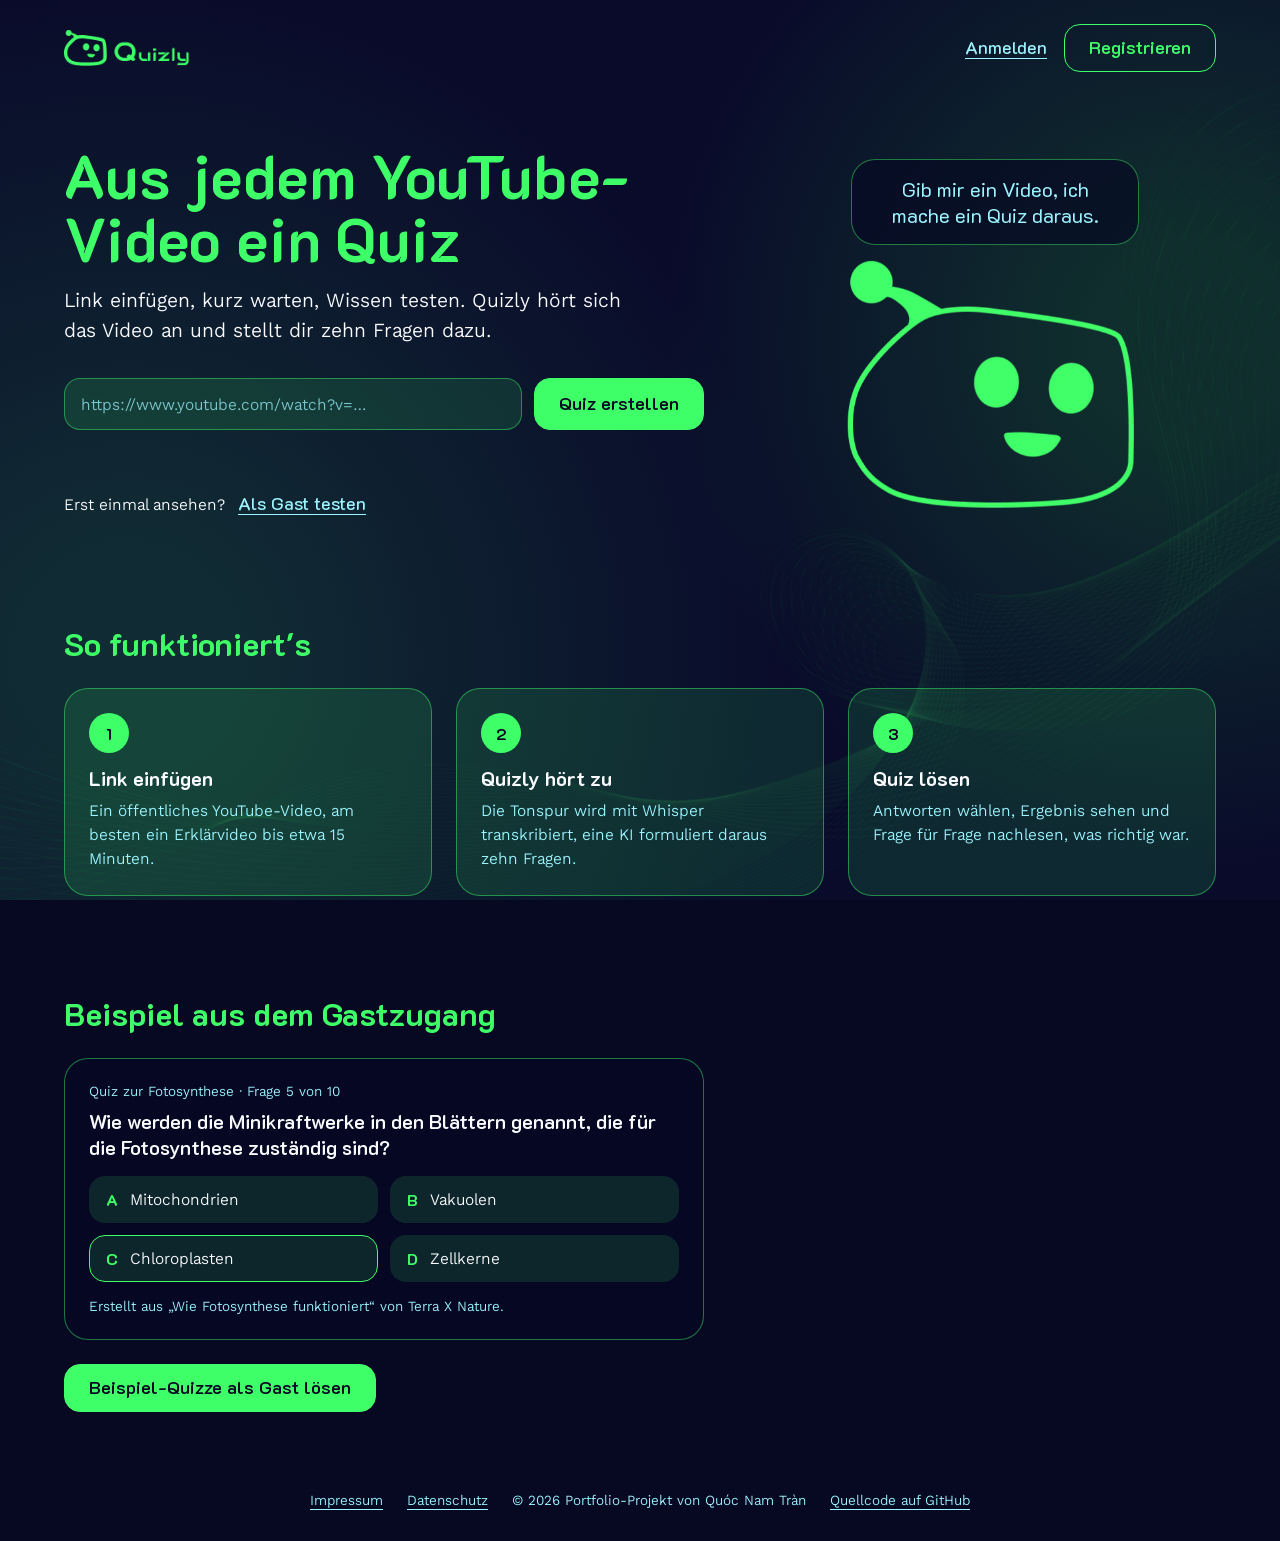
<file: frontend/index.html>
<!doctype html>
<html lang="de">
  <head>
    <meta charset="UTF-8" />
    <meta name="viewport" content="width=device-width, initial-scale=1.0" />
    <meta name="theme-color" content="#070923" />
    <title>Quizly · Aus jedem YouTube-Video ein Quiz</title>
    <meta
      name="description"
      content="Quizly macht aus einem YouTube-Video ein Quiz mit zehn Fragen: Link einfügen, KI hört zu, Wissen testen. Ohne Konto als Gast ausprobieren."
    />
    <link rel="stylesheet" href="shared/css/fonts.css" />
    <link rel="stylesheet" href="shared/css/variables.css" />
    <link rel="stylesheet" href="shared/css/standart.css" />
    <link rel="stylesheet" href="shared/css/toastmsg.css" media="print" onload="this.media='all'" />
    <link rel="stylesheet" href="styles.css" />
    <link rel="icon" href="assets/icons/robot_default.png" type="image/png" />
    <script src="shared/js/config.js" defer></script>
    <script src="shared/js/helper.js" defer></script>
    <script src="shared/js/session.js" defer></script>
    <script src="shared/js/youtube.js" defer></script>
    <script src="shared/js/template.js" defer></script>
    <script src="shared/js/auth.js" defer></script>
    <script src="script.js" defer></script>
  </head>
  <body class="landing">
    <a class="skip-link" href="#main">Zum Inhalt springen</a>

    <header class="landing-header">
      <a href="/index.html" class="landing-header__logo">
        <img src="assets/icons/logoheader.png" alt="Quizly Startseite" width="150" height="43" />
      </a>
      <nav class="landing-header__nav" aria-label="Konto">
        <a class="button button--text" href="pages/login.html">Anmelden</a>
        <a class="button button--secondary" href="pages/registration.html">Registrieren</a>
      </nav>
    </header>

    <main id="main">
      <section class="hero" aria-labelledby="hero-title">
        <div class="hero__text">
          <h1 id="hero-title">Aus jedem YouTube-Video ein Quiz</h1>
          <p class="hero__lead">
            Link einfügen, kurz warten, Wissen testen. Quizly hört sich das Video an und stellt dir
            zehn Fragen dazu.
          </p>

          <form id="hero-form" class="url-form" novalidate>
            <label for="hero-url" class="sr-only">YouTube-Link</label>
            <input
              id="hero-url"
              class="url-form__input"
              type="url"
              spellcheck="false"
              inputmode="url"
              autocomplete="off"
              placeholder="https://www.youtube.com/watch?v=…"
              aria-describedby="hero-url-hint"
            />
            <button type="submit" class="button button--primary">Quiz erstellen</button>
            <p id="hero-url-hint" class="url-form__hint" aria-live="polite"></p>
            <figure class="url-preview" hidden>
              <img class="url-preview__thumb" alt="" width="160" height="90" />
              <figcaption>Video erkannt. Nach der Anmeldung erstellen wir daraus dein Quiz.</figcaption>
            </figure>
          </form>

          <p class="hero__guest">
            Erst einmal ansehen?
            <button type="button" class="button button--text" onclick="loginAsGuest()">
              Als Gast testen
            </button>
          </p>
        </div>

        <div class="hero__mascot" aria-hidden="true">
          <p class="speech-bubble">Gib mir ein Video, ich mache ein Quiz daraus.</p>
          <img src="assets/icons/robot_default.webp" alt="" width="454" height="379" class="hero__robot" />
        </div>
      </section>

      <section class="steps" aria-labelledby="steps-title">
        <h2 id="steps-title">So funktioniert's</h2>
        <ol class="steps__list">
          <li class="steps__item">
            <span class="steps__number" aria-hidden="true">1</span>
            <h3>Link einfügen</h3>
            <p>Ein öffentliches YouTube-Video, am besten ein Erklärvideo bis etwa 15 Minuten.</p>
          </li>
          <li class="steps__item">
            <span class="steps__number" aria-hidden="true">2</span>
            <h3>Quizly hört zu</h3>
            <p>Die Tonspur wird mit Whisper transkribiert, eine KI formuliert daraus zehn Fragen.</p>
          </li>
          <li class="steps__item">
            <span class="steps__number" aria-hidden="true">3</span>
            <h3>Quiz lösen</h3>
            <p>Antworten wählen, Ergebnis sehen und Frage für Frage nachlesen, was richtig war.</p>
          </li>
        </ol>
      </section>

      <section class="example" aria-labelledby="example-title">
        <h2 id="example-title">Beispiel aus dem Gastzugang</h2>
        <figure class="example-card">
          <p class="example-card__meta">Quiz zur Fotosynthese · Frage 5 von 10</p>
          <p class="example-card__question">
            Wie werden die Minikraftwerke in den Blättern genannt, die für die Fotosynthese
            zuständig sind?
          </p>
          <ul class="example-card__options">
            <li><span aria-hidden="true">A</span> Mitochondrien</li>
            <li><span aria-hidden="true">B</span> Vakuolen</li>
            <li class="is-correct"><span aria-hidden="true">C</span> Chloroplasten</li>
            <li><span aria-hidden="true">D</span> Zellkerne</li>
          </ul>
          <figcaption>Erstellt aus „Wie Fotosynthese funktioniert“ von Terra X Nature.</figcaption>
        </figure>
        <button type="button" class="button button--primary" onclick="loginAsGuest()">
          Beispiel-Quizze als Gast lösen
        </button>
      </section>
    </main>

    <footer id="footer" class="site-footer"></footer>
    <img src="assets/icons/wave.webp" alt="" width="1440" height="1024" class="landing-wave" loading="lazy" decoding="async" />
  </body>
</html>
</file>
<file: frontend/shared/css/fonts.css>
/* k2d-100 - latin */
@font-face {
  font-display: swap; /* Check https://developer.mozilla.org/en-US/docs/Web/CSS/@font-face/font-display for other options. */
  font-family: "K2D";
  font-style: normal;
  font-weight: 100;
  src: url("../../assets/fonts/k2d-v12-latin-100.woff2") format("woff2"); /* Chrome 36+, Opera 23+, Firefox 39+, Safari 12+, iOS 10+ */
}

/* k2d-200 - latin */
@font-face {
  font-display: swap; /* Check https://developer.mozilla.org/en-US/docs/Web/CSS/@font-face/font-display for other options. */
  font-family: "K2D";
  font-style: normal;
  font-weight: 200;
  src: url("../../assets/fonts/k2d-v12-latin-200.woff2") format("woff2"); /* Chrome 36+, Opera 23+, Firefox 39+, Safari 12+, iOS 10+ */
}

/* k2d-300 - latin */
@font-face {
  font-display: swap; /* Check https://developer.mozilla.org/en-US/docs/Web/CSS/@font-face/font-display for other options. */
  font-family: "K2D";
  font-style: normal;
  font-weight: 300;
  src: url("../../assets/fonts/k2d-v12-latin-300.woff2") format("woff2"); /* Chrome 36+, Opera 23+, Firefox 39+, Safari 12+, iOS 10+ */
}

/* k2d-regular - latin */
@font-face {
  font-display: swap; /* Check https://developer.mozilla.org/en-US/docs/Web/CSS/@font-face/font-display for other options. */
  font-family: "K2D";
  font-style: normal;
  font-weight: 400;
  src: url("../../assets/fonts/k2d-v12-latin-regular.woff2") format("woff2"); /* Chrome 36+, Opera 23+, Firefox 39+, Safari 12+, iOS 10+ */
}

/* k2d-500 - latin */
@font-face {
  font-display: swap; /* Check https://developer.mozilla.org/en-US/docs/Web/CSS/@font-face/font-display for other options. */
  font-family: "K2D";
  font-style: normal;
  font-weight: 500;
  src: url("../../assets/fonts/k2d-v12-latin-500.woff2") format("woff2"); /* Chrome 36+, Opera 23+, Firefox 39+, Safari 12+, iOS 10+ */
}

/* k2d-600 - latin */
@font-face {
  font-display: swap; /* Check https://developer.mozilla.org/en-US/docs/Web/CSS/@font-face/font-display for other options. */
  font-family: "K2D";
  font-style: normal;
  font-weight: 600;
  src: url("../../assets/fonts/k2d-v12-latin-600.woff2") format("woff2"); /* Chrome 36+, Opera 23+, Firefox 39+, Safari 12+, iOS 10+ */
}

/* k2d-700 - latin */
@font-face {
  font-display: swap; /* Check https://developer.mozilla.org/en-US/docs/Web/CSS/@font-face/font-display for other options. */
  font-family: "K2D";
  font-style: normal;
  font-weight: 700;
  src: url("../../assets/fonts/k2d-v12-latin-700.woff2") format("woff2"); /* Chrome 36+, Opera 23+, Firefox 39+, Safari 12+, iOS 10+ */
}

/* k2d-800 - latin */
@font-face {
  font-display: swap; /* Check https://developer.mozilla.org/en-US/docs/Web/CSS/@font-face/font-display for other options. */
  font-family: "K2D";
  font-style: normal;
  font-weight: 800;
  src: url("../../assets/fonts/k2d-v12-latin-800.woff2") format("woff2"); /* Chrome 36+, Opera 23+, Firefox 39+, Safari 12+, iOS 10+ */
}

/* kantumruy-pro-100 - latin */
@font-face {
  font-display: swap; /* Check https://developer.mozilla.org/en-US/docs/Web/CSS/@font-face/font-display for other options. */
  font-family: "Kantumruy Pro";
  font-style: normal;
  font-weight: 100;
  src: url("../../assets/fonts/kantumruy-pro-v11-latin-100.woff2")
    format("woff2"); /* Chrome 36+, Opera 23+, Firefox 39+, Safari 12+, iOS 10+ */
}

/* kantumruy-pro-200 - latin */
@font-face {
  font-display: swap; /* Check https://developer.mozilla.org/en-US/docs/Web/CSS/@font-face/font-display for other options. */
  font-family: "Kantumruy Pro";
  font-style: normal;
  font-weight: 200;
  src: url("../../assets/fonts/kantumruy-pro-v11-latin-200.woff2")
    format("woff2"); /* Chrome 36+, Opera 23+, Firefox 39+, Safari 12+, iOS 10+ */
}

/* kantumruy-pro-300 - latin */
@font-face {
  font-display: swap; /* Check https://developer.mozilla.org/en-US/docs/Web/CSS/@font-face/font-display for other options. */
  font-family: "Kantumruy Pro";
  font-style: normal;
  font-weight: 300;
  src: url("../../assets/fonts/kantumruy-pro-v11-latin-300.woff2")
    format("woff2"); /* Chrome 36+, Opera 23+, Firefox 39+, Safari 12+, iOS 10+ */
}

/* kantumruy-pro-regular - latin */
@font-face {
  font-display: swap; /* Check https://developer.mozilla.org/en-US/docs/Web/CSS/@font-face/font-display for other options. */
  font-family: "Kantumruy Pro";
  font-style: normal;
  font-weight: 400;
  src: url("../../assets/fonts/kantumruy-pro-v11-latin-regular.woff2")
    format("woff2"); /* Chrome 36+, Opera 23+, Firefox 39+, Safari 12+, iOS 10+ */
}

/* kantumruy-pro-500 - latin */
@font-face {
  font-display: swap; /* Check https://developer.mozilla.org/en-US/docs/Web/CSS/@font-face/font-display for other options. */
  font-family: "Kantumruy Pro";
  font-style: normal;
  font-weight: 500;
  src: url("../../assets/fonts/kantumruy-pro-v11-latin-500.woff2")
    format("woff2"); /* Chrome 36+, Opera 23+, Firefox 39+, Safari 12+, iOS 10+ */
}

/* kantumruy-pro-600 - latin */
@font-face {
  font-display: swap; /* Check https://developer.mozilla.org/en-US/docs/Web/CSS/@font-face/font-display for other options. */
  font-family: "Kantumruy Pro";
  font-style: normal;
  font-weight: 600;
  src: url("../../assets/fonts/kantumruy-pro-v11-latin-600.woff2")
    format("woff2"); /* Chrome 36+, Opera 23+, Firefox 39+, Safari 12+, iOS 10+ */
}

/* kantumruy-pro-700 - latin */
@font-face {
  font-display: swap; /* Check https://developer.mozilla.org/en-US/docs/Web/CSS/@font-face/font-display for other options. */
  font-family: "Kantumruy Pro";
  font-style: normal;
  font-weight: 700;
  src: url("../../assets/fonts/kantumruy-pro-v11-latin-700.woff2")
    format("woff2"); /* Chrome 36+, Opera 23+, Firefox 39+, Safari 12+, iOS 10+ */
}

/* gugi-regular - latin */
@font-face {
  font-display: swap; /* Check https://developer.mozilla.org/en-US/docs/Web/CSS/@font-face/font-display for other options. */
  font-family: "Gugi";
  font-style: normal;
  font-weight: 400;
  src: url("../../assets/fonts/gugi-v20-latin-regular.woff2") format("woff2"); /* Chrome 36+, Opera 23+, Firefox 39+, Safari 12+, iOS 10+ */
}
</file>
<file: frontend/shared/css/variables.css>
:root {
  --bg-color-blue: rgba(3, 11, 42, 1);
  --bg-color-green: rgba(63, 255, 104, 1);
  --bg-color-grassgreen: rgba(63, 255, 104, 0.65);
  --bg-color-lightblue: rgba(157, 245, 255, 1);
  --bg-color-gradient:
    radial-gradient(
      circle at 93% 38%,
      rgba(63, 255, 104, 0.15) 8%,
      rgba(10, 12, 44, 0.8) 40%
    ),
    radial-gradient(
      circle at 10% 73%,
      rgba(63, 255, 104, 0.65) 8%,
      rgba(7, 9, 35, 0.8) 50%
    ),
    linear-gradient(0deg, #070923, #070923);

  --bg-color-green-hover: rgba(63, 255, 104, 0.1);

  --border-color-green: rgba(63, 255, 104, 1);

  --text-color-blue: rgba(0, 33, 164, 1);
  --text-color-green: rgba(63, 255, 104, 1);
  --text-color-bluelight: rgba(157, 245, 255, 1);
  --text-color-whiteblue: rgba(251, 252, 255, 1);

  --border-radius-20: 20px;
  --border-radius-40: 40px;

  --font-size-14: 14px;
  --font-size-24: 24px;
  --font-size-28: 28px;
  --font-size-20: 20px;
  --font-size-16: 16px;
  --font-size-36: 36px;
  --font-size-32: 32px;
  --font-size-98: 98px;
  --font-size-56: 56px;
  --font-size-40: 40px;
  --font-size-18: 18px;
  --font-size-48: 48px;

  /* Tokens der UI-Angleichung: neue Komponenten nutzen nur noch diese. */
  --color-bg: #070923;
  --color-primary: var(--text-color-green);
  --color-on-primary: #070923;
  --color-text: var(--text-color-whiteblue);
  --color-text-accent: var(--text-color-bluelight);
  --color-surface: rgba(63, 255, 104, 0.12);
  --color-surface-strong: rgba(63, 255, 104, 0.2);
  --color-border: rgba(63, 255, 104, 0.45);
  --color-danger: #ff8a8a;

  --font-heading: "K2D", sans-serif;
  --font-body: "Kantumruy Pro", sans-serif;

  --space-1: 4px;
  --space-2: 8px;
  --space-3: 12px;
  --space-4: 16px;
  --space-5: 24px;
  --space-6: 32px;
  --space-7: 48px;
  --space-8: 72px;

  --radius-control: 16px;
  --radius-card: 24px;

  --focus-ring-color: var(--text-color-bluelight);
  --motion-fast: 150ms;
  --motion-base: 300ms;
}
</file>
<file: frontend/shared/css/standart.css>
body {
  margin: 0;
  box-sizing: border-box;
  background:
    radial-gradient(
      circle at 93% 38%,
      rgba(63, 255, 104, 0.15) 8%,
      rgba(10, 12, 44, 0.8) 40%
    ),
    radial-gradient(
      circle at 10% 73%,
      rgba(63, 255, 104, 0.65) 8%,
      rgba(7, 9, 35, 0.8) 50%
    ),
    linear-gradient(0deg, #070923, #070923);
  background-attachment: fixed;
  position: relative;
  font-family: "Kantumruy Pro", sans-serif;
}

input:-webkit-autofill,
input:-webkit-autofill:hover,
input:-webkit-autofill:focus {
  box-shadow: 0 0 0 1000px rgba(63, 255, 104, 0.2) inset !important;
  -webkit-text-fill-color: var(--text-color-green) !important;
  transition: background-color 9999s ease-in-out 0s !important;
}

.d_none {
  display: none !important;
}

.d_flex_cc_ac {
  display: flex;
  justify-content: center;
  align-items: center;
}

.w_full {
  width: 100%;
}

/* ------------------------------------------------------------------ */
/* UI-Angleichung: gemeinsame Grundlagen für alle umgebauten Seiten.  */
/* ------------------------------------------------------------------ */

html {
  background-color: var(--color-bg);
  color: var(--color-text);
  color-scheme: dark;
}

h1,
h2,
h3 {
  text-wrap: balance;
}

a,
button,
input,
label,
summary {
  touch-action: manipulation;
}

body {
  min-height: 100dvh;
}

:focus-visible {
  outline: 3px solid var(--focus-ring-color);
  outline-offset: 3px;
}

.sr-only {
  position: absolute;
  width: 1px;
  height: 1px;
  padding: 0;
  margin: -1px;
  overflow: hidden;
  clip: rect(0, 0, 0, 0);
  white-space: nowrap;
  border: 0;
}

.skip-link {
  position: absolute;
  left: var(--space-4);
  top: -100px;
  z-index: 100;
  padding: var(--space-3) var(--space-4);
  border-radius: var(--radius-control);
  background: var(--color-primary);
  color: var(--color-on-primary);
  font-family: var(--font-heading);
}

.skip-link:focus {
  top: var(--space-4);
}

/* Buttons: primär (gefüllt), sekundär (Rahmen), Text (wie Link). */
.button {
  display: inline-flex;
  align-items: center;
  justify-content: center;
  gap: var(--space-2);
  min-height: 48px;
  padding: 0 var(--space-5);
  border: 1px solid var(--color-primary);
  border-radius: var(--radius-control);
  font-family: var(--font-heading);
  font-size: var(--font-size-18);
  font-weight: 600;
  line-height: 1.2;
  text-decoration: none;
  white-space: nowrap;
  cursor: pointer;
  transition:
    background-color var(--motion-fast),
    box-shadow var(--motion-fast);
}

.button--primary {
  background: var(--color-primary);
  color: var(--color-on-primary);
}

.button--primary:hover {
  box-shadow: 0 0 16px rgba(63, 255, 104, 0.6);
}

.button--secondary {
  background: transparent;
  color: var(--color-primary);
}

.button--secondary:hover {
  background: var(--bg-color-green-hover);
}

.button--text:hover {
  color: var(--color-primary);
}

.button--text {
  min-height: 44px;
  padding: 0 var(--space-2);
  border-color: transparent;
  background: transparent;
  color: var(--color-text-accent);
  font-weight: 500;
  text-decoration: underline;
  text-underline-offset: 4px;
}

.button--danger {
  border-color: var(--color-danger);
  background: var(--color-danger);
  color: var(--color-on-primary);
}

.button:disabled,
.button[aria-disabled="true"] {
  opacity: 0.45;
  cursor: not-allowed;
  box-shadow: none;
}

/* Link-Formular (Startseite und Bibliothek) */

.url-form__fieldset {
  display: grid;
  grid-template-columns: minmax(0, 1fr) auto;
  gap: var(--space-3);
  min-width: 0;
  margin: 0;
  padding: 0;
  border: 0;
}

.url-form__fieldset:disabled {
  opacity: 0.55;
}

.url-form {
  display: grid;
  grid-template-columns: minmax(0, 1fr) auto;
  gap: var(--space-3);
  max-width: 40rem;
}

.url-form__input {
  min-height: 52px;
  padding: 0 var(--space-4);
  border: 1px solid var(--color-border);
  border-radius: var(--radius-control);
  background: var(--color-surface);
  color: var(--color-text);
  font-family: var(--font-body);
  font-size: var(--font-size-16);
}

.url-form__input::placeholder {
  color: rgba(157, 245, 255, 0.75);
}

.url-form__input[aria-invalid="true"] {
  border-color: var(--color-danger);
}

.url-form .button {
  min-height: 52px;
}

.url-form__hint {
  grid-column: 1 / -1;
  min-height: 1.5em;
  margin: 0;
  color: var(--color-danger);
  font-size: var(--font-size-16);
}

.url-preview {
  grid-column: 1 / -1;
  display: flex;
  align-items: center;
  gap: var(--space-4);
  margin: 0;
  padding: var(--space-3);
  border-radius: var(--radius-control);
  background: var(--color-surface);
  color: var(--color-text-accent);
}

.url-preview[hidden] {
  display: none;
}

.url-preview__thumb {
  width: 120px;
  height: auto;
  aspect-ratio: 16 / 9;
  object-fit: cover;
  border-radius: 8px;
}

@media (max-width: 560px) {
  .url-form,
  .url-form__fieldset {
    grid-template-columns: 1fr;
  }
}

.site-footer {
  display: flex;
  flex-wrap: wrap;
  justify-content: center;
  gap: var(--space-2) var(--space-5);
  padding: var(--space-6) var(--space-4);
  font-family: var(--font-body);
  font-size: var(--font-size-14);
  color: var(--color-text-accent);
}

.site-footer a {
  color: var(--color-text-accent);
  text-underline-offset: 4px;
}

@media (prefers-reduced-motion: reduce) {
  *,
  *::before,
  *::after {
    animation-duration: 0.01ms !important;
    animation-iteration-count: 1 !important;
    transition-duration: 0.01ms !important;
    scroll-behavior: auto !important;
  }
}

/* Die Deko-Welle liegt auf schmalen Bildschirmen über dem Inhalt und wäre dort
   das größte Bild (LCP). Auf Tablet und Handy daher ausblenden. */
@media (max-width: 900px) {
  .landing-wave,
  .auth-wave,
  .app-wave {
    display: none;
  }
}
</file>
<file: frontend/shared/css/toastmsg.css>
.toast_msg {
  position: fixed;
  bottom: 50px;
  left: 50px;
  min-height: 80px;
  box-shadow: 0px 0px 16px 0px #0000003d;
  min-width: 300px;
  border-radius: 8px;
  overflow: hidden;
  transform: translateX(-100%);
  animation: slideInFromLeft 0.25s ease-out forwards;
  z-index: 99;
  font-family: "K2D", sans-serif;
}

@keyframes slideInFromLeft {
  0% {
    opacity: 0;
    transform: translateX(-100%);
  }
  100% {
    opacity: 1;
    transform: translateX(0);
  }
}

.toast_msg_right h3 {
  font-size: var(--font-size-24);
}

.toast_msg_left {
  width: 80px;
  align-self: stretch;
}

@media screen and (max-width: 500px) {
  .toast_msg_left {
    width: 30px;
    padding-left: 16px;
  }

  .toast_msg {
    min-width: 0px;
    margin-right: 16px;
  }
}

.toast_msg[error="true"] .toast_msg_left {
  background: #de3c3f;
}

.toast_msg[error="false"] .toast_msg_left {
  background: var(--bg-color-green);
}

.toast_msg[error="true"] {
  background: radial-gradient(
    127.05% 192.18% at 127.05% -73.66%,
    rgba(63, 255, 104, 1) 31.83%,
    rgba(14, 43, 70, 1) 68.09%,
    rgba(42, 49, 70, 1) 81.38%
  );
}

.toast_msg[error="false"] {
  background: radial-gradient(
    127.05% 192.18% at 127.05% -73.66%,
    rgba(63, 255, 104, 1) 31.83%,
    rgba(14, 43, 70, 1) 68.09%,
    rgba(42, 49, 70, 1) 81.38%
  );
}

.toast_msg[hint="true"] {
  background: #ffc107;
}

.toast_msg[error="true"] img[error="false"] {
  display: none;
}

.toast_msg[error="false"] img[error="true"] {
  display: none;
}

.toast_msg[error="true"] h3[error="false"] {
  display: none;
}

.toast_msg[error="false"] h3[error="true"] {
  display: none;
}

.toast_msg_right {
  position: relative;
  flex: 1;
  padding: 8px 20px;
  display: flex;
  gap: 8px;
  flex-direction: column;
  color: whitesmoke;
}

.toast_msg_right ul {
  flex: 1;
  padding: 0px 16px;
}

.toast_msg_hint {
  position: relative;
  flex: 1;
  padding: 20px;
  display: flex;
  gap: 8px;
  flex-direction: column;
  background: radial-gradient(
    127.05% 192.18% at 127.05% -73.66%,
    rgba(63, 255, 104, 0.2) 31.83%,
    rgba(14, 43, 150, 0.2) 68.09%,
    rgba(42, 49, 137, 0.2) 81.38%
  );
}
</file>
<file: frontend/styles.css>
/* Startseite */

.landing *,
.landing *::before,
.landing *::after {
  box-sizing: border-box;
}

.landing {
  display: flex;
  flex-direction: column;
  overflow-x: clip;
  font-family: var(--font-body);
}

.landing-header {
  display: flex;
  align-items: center;
  justify-content: space-between;
  gap: var(--space-4);
  width: 100%;
  max-width: 1200px;
  margin: 0 auto;
  padding: var(--space-5) var(--space-5) 0;
  box-sizing: border-box;
}

.landing-header__logo {
  display: inline-flex;
  border-radius: 8px;
}

.landing-header__logo img {
  height: 36px;
  width: auto;
}

.landing-header__nav {
  display: flex;
  align-items: center;
  gap: var(--space-2);
}

.landing main {
  flex: 1;
  width: 100%;
  max-width: 1200px;
  margin: 0 auto;
  padding: 0 var(--space-5);
  box-sizing: border-box;
  position: relative;
  z-index: 1;
}

/* Hero */

.hero {
  display: grid;
  grid-template-columns: minmax(0, 3fr) minmax(0, 2fr);
  align-items: center;
  gap: var(--space-7);
  padding: var(--space-8) 0 var(--space-7);
}

.hero h1 {
  margin: 0 0 var(--space-4);
  font-family: var(--font-heading);
  font-size: clamp(2.25rem, 5vw, 3.75rem);
  line-height: 1.05;
  color: var(--color-primary);
}

.hero__lead {
  max-width: 36rem;
  margin: 0 0 var(--space-6);
  font-size: var(--font-size-20);
  line-height: 1.5;
  color: var(--color-text);
}

.hero__guest {
  display: flex;
  flex-wrap: wrap;
  align-items: center;
  gap: var(--space-1);
  margin: var(--space-4) 0 0;
  color: var(--color-text);
}

.hero__mascot {
  display: flex;
  flex-direction: column;
  align-items: center;
  gap: var(--space-4);
}

.speech-bubble {
  position: relative;
  max-width: 18rem;
  margin: 0;
  padding: var(--space-4) var(--space-5);
  border: 1px solid var(--color-border);
  border-radius: var(--radius-card);
  background: rgba(7, 9, 35, 0.7);
  font-family: var(--font-heading);
  font-size: var(--font-size-20);
  color: var(--color-text-accent);
  text-align: center;
}

.hero__robot {
  width: min(100%, 300px);
  height: auto;
  animation: robot-in 500ms ease-out both;
}

@keyframes robot-in {
  from {
    opacity: 0;
    transform: translateY(12px);
  }
  to {
    opacity: 1;
    transform: none;
  }
}

/* So funktioniert's */

.steps,
.example {
  padding: var(--space-7) 0;
}

.steps h2,
.example h2 {
  margin: 0 0 var(--space-5);
  font-family: var(--font-heading);
  font-size: var(--font-size-32);
  color: var(--color-primary);
}

.steps__list {
  display: grid;
  grid-template-columns: repeat(3, minmax(0, 1fr));
  gap: var(--space-5);
  margin: 0;
  padding: 0;
  list-style: none;
}

.steps__item {
  padding: var(--space-5);
  border: 1px solid var(--color-border);
  border-radius: var(--radius-card);
  background: var(--color-surface);
}

.steps__item h3 {
  margin: var(--space-3) 0 var(--space-2);
  font-family: var(--font-heading);
  font-size: var(--font-size-20);
  color: var(--color-text);
}

.steps__item p {
  margin: 0;
  line-height: 1.5;
  color: var(--color-text-accent);
}

.steps__number {
  display: inline-grid;
  place-items: center;
  width: 40px;
  height: 40px;
  border-radius: 50%;
  background: var(--color-primary);
  color: var(--color-on-primary);
  font-family: var(--font-heading);
  font-weight: 700;
}

/* Beispiel */

.example {
  display: flex;
  flex-direction: column;
  align-items: flex-start;
  gap: var(--space-5);
}

.example h2 {
  margin-bottom: 0;
}

.example-card {
  width: 100%;
  max-width: 40rem;
  margin: 0;
  padding: var(--space-5);
  border: 1px solid var(--color-border);
  border-radius: var(--radius-card);
  background: rgba(7, 9, 35, 0.6);
}

.example-card__meta {
  margin: 0 0 var(--space-2);
  font-size: var(--font-size-14);
  color: var(--color-text-accent);
}

.example-card__question {
  margin: 0 0 var(--space-4);
  font-family: var(--font-heading);
  font-size: var(--font-size-20);
  font-weight: 600;
  color: var(--color-text);
}

.example-card__options {
  display: grid;
  grid-template-columns: repeat(2, minmax(0, 1fr));
  gap: var(--space-3);
  margin: 0 0 var(--space-4);
  padding: 0;
  list-style: none;
}

.example-card__options li {
  display: flex;
  align-items: center;
  gap: var(--space-3);
  padding: var(--space-3) var(--space-4);
  border: 1px solid transparent;
  border-radius: var(--radius-control);
  background: var(--color-surface);
  color: var(--color-text);
}

.example-card__options li span {
  font-family: var(--font-heading);
  font-weight: 700;
  color: var(--color-primary);
}

.example-card__options li.is-correct {
  border-color: var(--color-primary);
}

.example-card figcaption {
  font-size: var(--font-size-14);
  color: var(--color-text-accent);
}

/* Deko-Welle hinter dem Footer */

.landing-wave {
  position: fixed;
  left: 0;
  bottom: 0;
  width: 100%;
  height: auto;
  z-index: 0;
  opacity: 0.6;
  pointer-events: none;
}

.landing .site-footer {
  position: relative;
  z-index: 1;
}

/* Tablet und Handy */

@media (max-width: 900px) {
  .hero {
    grid-template-columns: 1fr;
    gap: var(--space-5);
    padding-top: var(--space-6);
  }

  .hero__mascot {
    order: -1;
    flex-direction: row;
    justify-content: flex-start;
  }

  .hero__robot {
    width: 96px;
  }

  .speech-bubble {
    order: 2;
    font-size: var(--font-size-16);
    text-align: left;
  }

  .steps__list {
    grid-template-columns: 1fr;
  }
}

@media (max-width: 560px) {
  .landing-header,
  .landing main {
    padding-left: var(--space-4);
    padding-right: var(--space-4);
  }

  .landing-header__logo img {
    height: 28px;
  }

  .landing-header__nav .button--secondary {
    padding: 0 var(--space-3);
  }

  .example-card__options {
    grid-template-columns: 1fr;
  }
}
</file>
